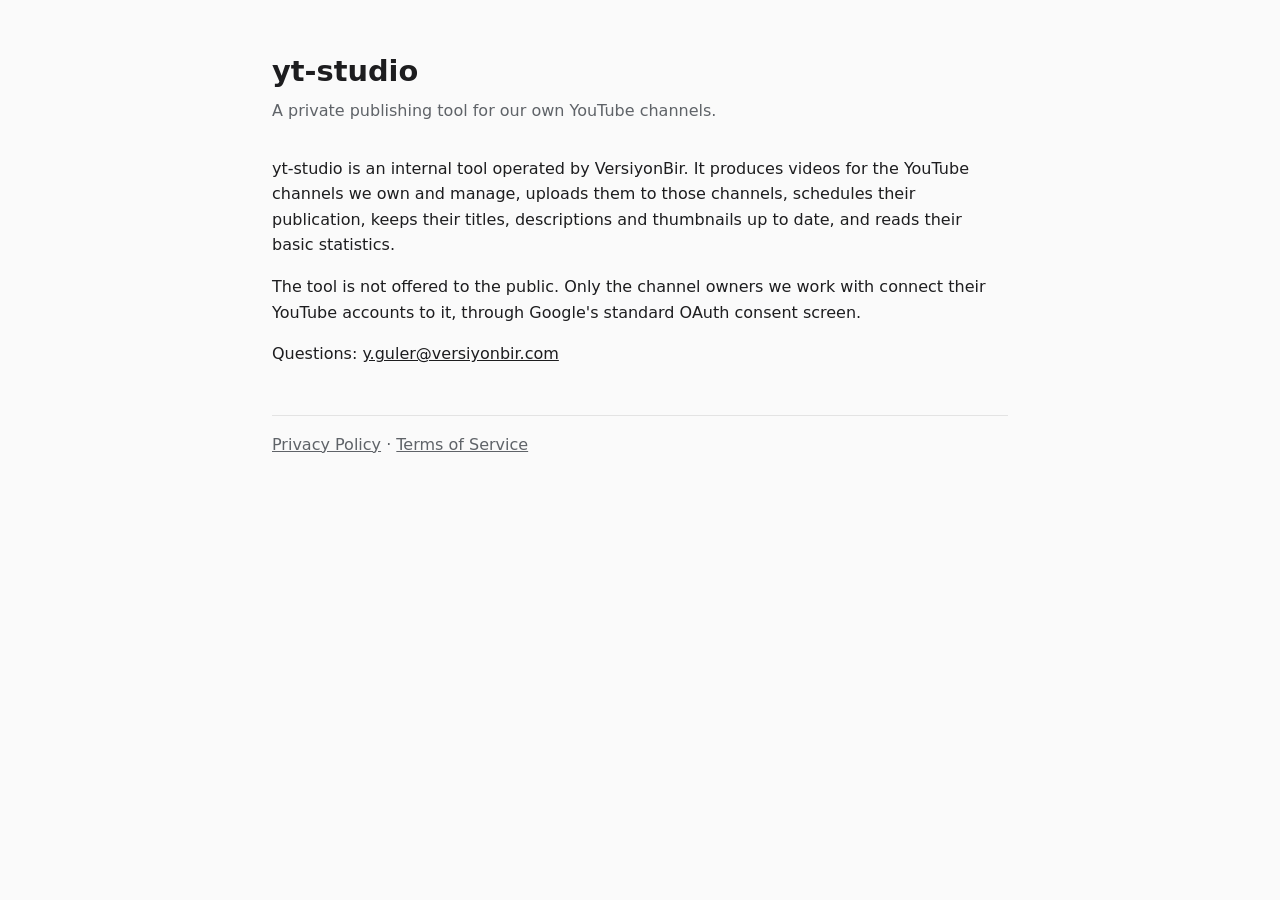
<file: index.html>
<!doctype html><html lang="en"><head><meta charset="utf-8"><meta name="viewport" content="width=device-width,initial-scale=1">
<title>yt-studio</title><link rel="stylesheet" href="style.css"></head><body><main>
<h1>yt-studio</h1>
<p class="meta">A private publishing tool for our own YouTube channels.</p>
<p>yt-studio is an internal tool operated by VersiyonBir. It produces videos for the YouTube channels we own and manage, uploads them
to those channels, schedules their publication, keeps their titles, descriptions and thumbnails up to date, and reads their basic statistics.</p>
<p>The tool is not offered to the public. Only the channel owners we work with connect their YouTube accounts to it, through Google's
standard OAuth consent screen.</p>
<p>Questions: <a href="mailto:y.guler@versiyonbir.com">y.guler@versiyonbir.com</a></p>
<nav><a href="privacy.html">Privacy Policy</a> · <a href="terms.html">Terms of Service</a></nav>
</main></body></html>
</file>
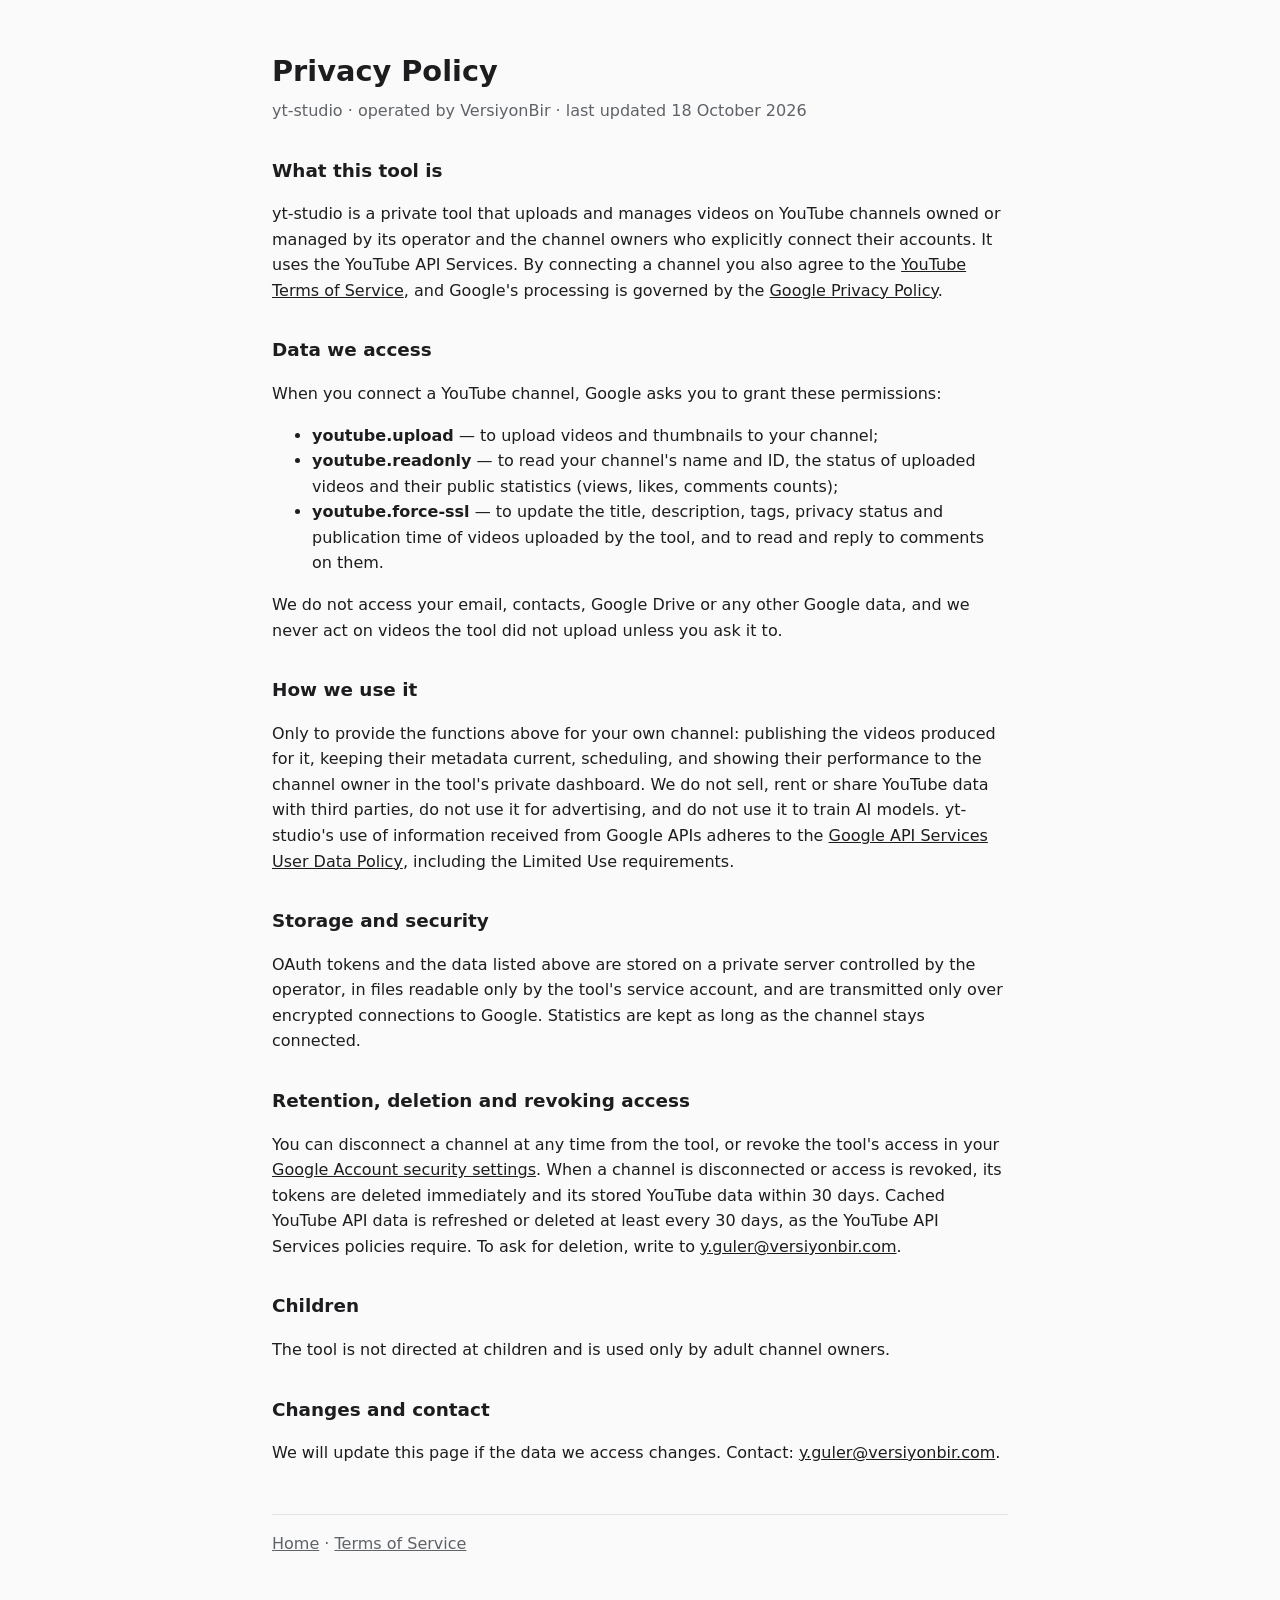
<file: privacy.html>
<!doctype html><html lang="en"><head><meta charset="utf-8"><meta name="viewport" content="width=device-width,initial-scale=1">
<title>Privacy Policy · yt-studio</title><link rel="stylesheet" href="style.css"></head><body><main>
<h1>Privacy Policy</h1>
<p class="meta">yt-studio · operated by VersiyonBir · last updated 18 October 2026</p>

<h2>What this tool is</h2>
<p>yt-studio is a private tool that uploads and manages videos on YouTube channels owned or managed by its operator and the channel
owners who explicitly connect their accounts. It uses the YouTube API Services. By connecting a channel you also agree to the
<a href="https://www.youtube.com/t/terms">YouTube Terms of Service</a>, and Google's processing is governed by the
<a href="https://policies.google.com/privacy">Google Privacy Policy</a>.</p>

<h2>Data we access</h2>
<p>When you connect a YouTube channel, Google asks you to grant these permissions:</p>
<ul>
<li><b>youtube.upload</b> — to upload videos and thumbnails to your channel;</li>
<li><b>youtube.readonly</b> — to read your channel's name and ID, the status of uploaded videos and their public statistics (views, likes, comments counts);</li>
<li><b>youtube.force-ssl</b> — to update the title, description, tags, privacy status and publication time of videos uploaded by the tool, and to read and reply to comments on them.</li>
</ul>
<p>We do not access your email, contacts, Google Drive or any other Google data, and we never act on videos the tool did not upload unless you ask it to.</p>

<h2>How we use it</h2>
<p>Only to provide the functions above for your own channel: publishing the videos produced for it, keeping their metadata current, scheduling, and showing their performance to the channel owner in the tool's private dashboard.
We do not sell, rent or share YouTube data with third parties, do not use it for advertising, and do not use it to train AI models.
yt-studio's use of information received from Google APIs adheres to the
<a href="https://developers.google.com/terms/api-services-user-data-policy">Google API Services User Data Policy</a>, including the Limited Use requirements.</p>

<h2>Storage and security</h2>
<p>OAuth tokens and the data listed above are stored on a private server controlled by the operator, in files readable only by the tool's
service account, and are transmitted only over encrypted connections to Google. Statistics are kept as long as the channel stays connected.</p>

<h2>Retention, deletion and revoking access</h2>
<p>You can disconnect a channel at any time from the tool, or revoke the tool's access in your
<a href="https://myaccount.google.com/permissions">Google Account security settings</a>. When a channel is disconnected or access is revoked,
its tokens are deleted immediately and its stored YouTube data within 30 days. Cached YouTube API data is refreshed or deleted at least every 30 days, as the YouTube API Services policies require.
To ask for deletion, write to <a href="mailto:y.guler@versiyonbir.com">y.guler@versiyonbir.com</a>.</p>

<h2>Children</h2>
<p>The tool is not directed at children and is used only by adult channel owners.</p>

<h2>Changes and contact</h2>
<p>We will update this page if the data we access changes. Contact: <a href="mailto:y.guler@versiyonbir.com">y.guler@versiyonbir.com</a>.</p>
<nav><a href="index.html">Home</a> · <a href="terms.html">Terms of Service</a></nav>
</main></body></html>
</file>
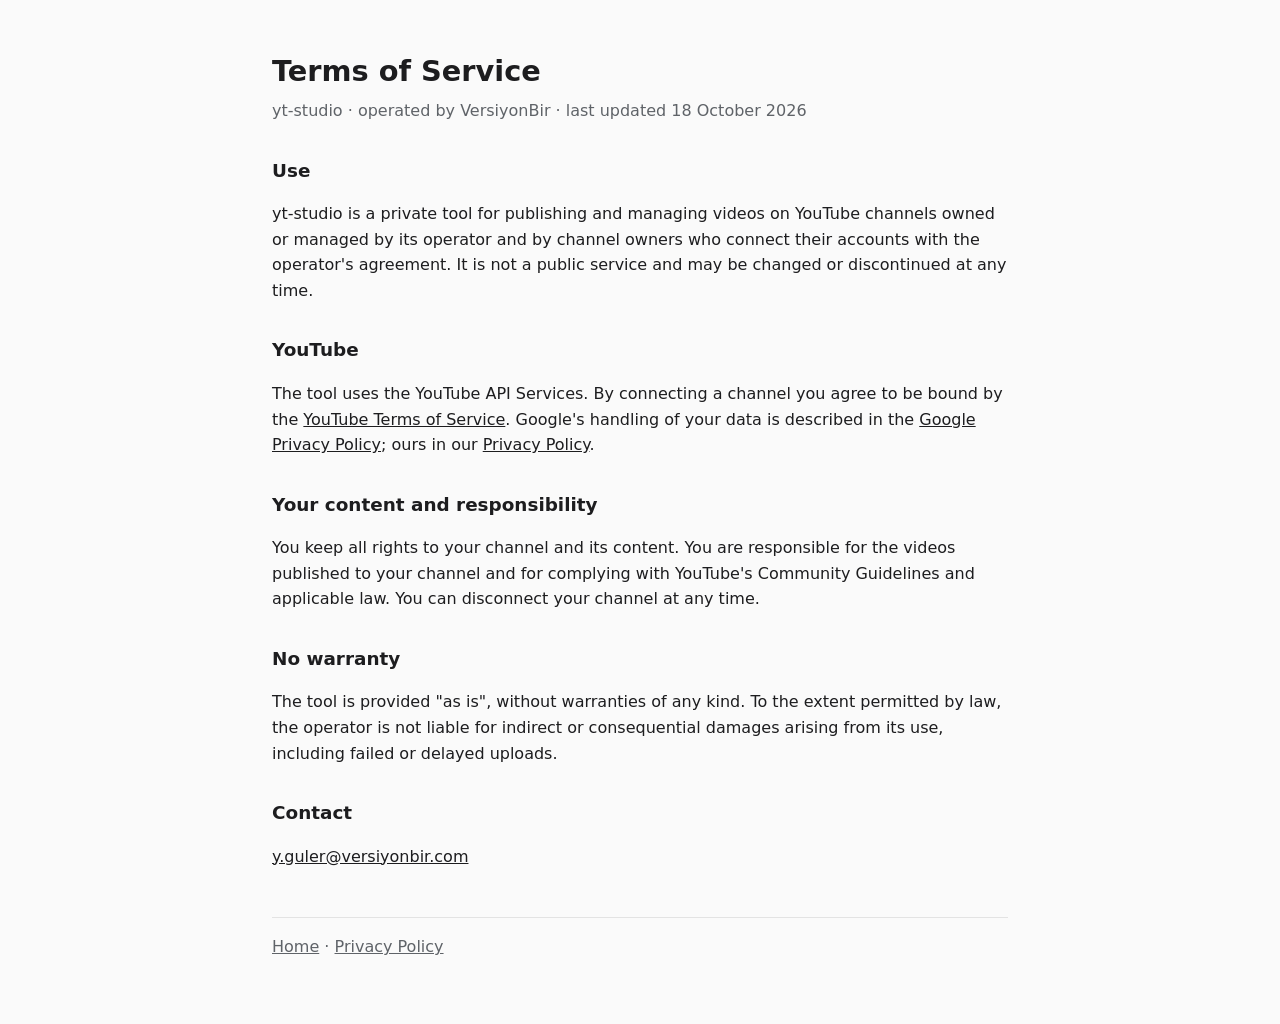
<file: terms.html>
<!doctype html><html lang="en"><head><meta charset="utf-8"><meta name="viewport" content="width=device-width,initial-scale=1">
<title>Terms of Service · yt-studio</title><link rel="stylesheet" href="style.css"></head><body><main>
<h1>Terms of Service</h1>
<p class="meta">yt-studio · operated by VersiyonBir · last updated 18 October 2026</p>
<h2>Use</h2>
<p>yt-studio is a private tool for publishing and managing videos on YouTube channels owned or managed by its operator and by channel owners
who connect their accounts with the operator's agreement. It is not a public service and may be changed or discontinued at any time.</p>
<h2>YouTube</h2>
<p>The tool uses the YouTube API Services. By connecting a channel you agree to be bound by the
<a href="https://www.youtube.com/t/terms">YouTube Terms of Service</a>. Google's handling of your data is described in the
<a href="https://policies.google.com/privacy">Google Privacy Policy</a>; ours in our <a href="privacy.html">Privacy Policy</a>.</p>
<h2>Your content and responsibility</h2>
<p>You keep all rights to your channel and its content. You are responsible for the videos published to your channel and for complying with
YouTube's Community Guidelines and applicable law. You can disconnect your channel at any time.</p>
<h2>No warranty</h2>
<p>The tool is provided "as is", without warranties of any kind. To the extent permitted by law, the operator is not liable for indirect or
consequential damages arising from its use, including failed or delayed uploads.</p>
<h2>Contact</h2>
<p><a href="mailto:y.guler@versiyonbir.com">y.guler@versiyonbir.com</a></p>
<nav><a href="index.html">Home</a> · <a href="privacy.html">Privacy Policy</a></nav>
</main></body></html>
</file>
<file: style.css>
:root{color-scheme:light dark;--fg:#1d1d1f;--bg:#fafafa;--mute:#5f6368;--line:#e3e3e3}
@media (prefers-color-scheme:dark){:root{--fg:#ececec;--bg:#141414;--mute:#a0a0a0;--line:#2a2a2a}}
body{margin:0;background:var(--bg);color:var(--fg);font:16px/1.6 system-ui,-apple-system,Segoe UI,Roboto,sans-serif}
main{max-width:46rem;margin:0 auto;padding:3rem 1rem 4rem}h1{font-size:1.8rem;margin:0 0 .25rem}h2{font-size:1.15rem;margin:2rem 0 .5rem}
p.meta{color:var(--mute);margin:0 0 2rem}a{color:inherit}nav{border-top:1px solid var(--line);margin-top:3rem;padding-top:1rem;color:var(--mute)}
</file>
